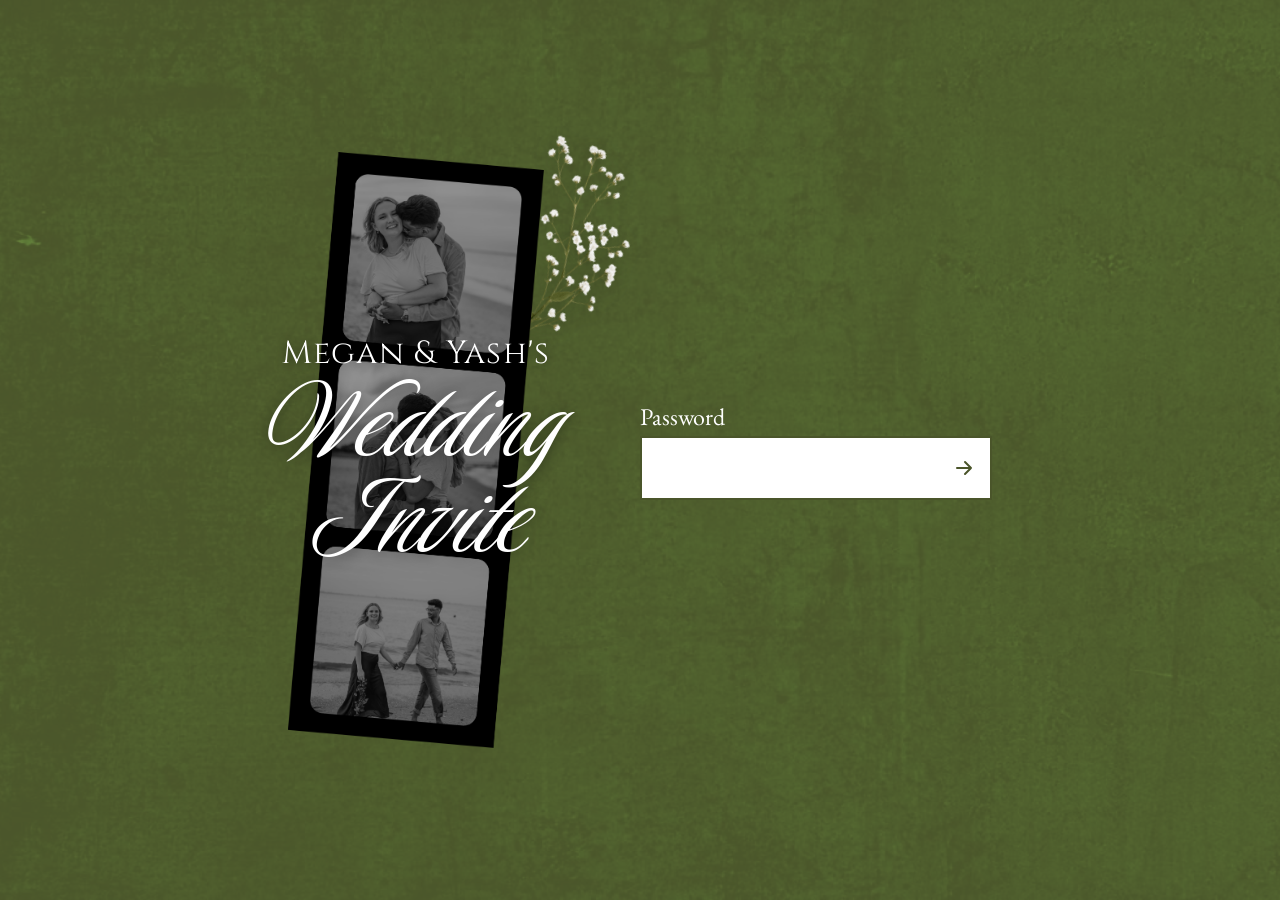
<file: index.html>
<!DOCTYPE html>
<html lang="en">
<head>
<script>
(function () {
  try {
    if (localStorage.getItem('weddingSiteAuthed') === 'true') {
      document.documentElement.classList.add('pre-authed');
    }
  } catch (err) {}
})();
</script>
<meta charset="UTF-8">
<meta name="viewport" content="width=device-width, initial-scale=1.0">
<title>Megan &amp; Yash</title>
<meta name="description" content="You're invited to Megan &amp; Yash's wedding! RSVP.">

<link rel="icon" type="image/png" sizes="32x32" href="images/favicon-32.png">
<link rel="icon" type="image/png" sizes="192x192" href="images/favicon-192.png">
<link rel="apple-touch-icon" sizes="180x180" href="images/favicon-180.png">

<meta property="og:type" content="website">
<meta property="og:url" content="https://meganyash.com/">
<meta property="og:title" content="Megan &amp; Yash">
<meta property="og:description" content="You're invited to Megan &amp; Yash's wedding! RSVP.">
<meta property="og:image" content="https://meganyash.com/images/og-share.jpg">
<meta property="og:image:width" content="1600">
<meta property="og:image:height" content="1138">
<meta name="twitter:card" content="summary_large_image">
<meta name="twitter:title" content="Megan &amp; Yash">
<meta name="twitter:description" content="You're invited to Megan &amp; Yash's wedding! RSVP.">
<meta name="twitter:image" content="https://meganyash.com/images/og-share.jpg">

<link rel="stylesheet" href="css/fonts.css">
<link rel="stylesheet" href="css/style.css">
</head>
<body>

<div id="login-gate" class="login-gate">
  <div class="login-gate__visual" data-reveal>
    <img class="login-gate__photo-strip" src="images/photo-strip.png" alt="" aria-hidden="true">
    <img class="login-gate__floral" src="images/floral-babys-breath.png" alt="" aria-hidden="true">
    <div class="login-gate__text">
      <p class="login-gate__eyebrow">Megan &amp; Yash's</p>
      <h1 class="login-gate__title">Wedding Invite</h1>
    </div>
  </div>
  <form id="login-form" class="login-gate__form" novalidate>
    <div class="field reveal-d1" data-reveal>
      <label for="login-phone">Password</label>
      <div class="login-gate__input-wrap">
        <input type="tel" id="login-phone" name="phone" autocomplete="tel" required>
        <button type="submit" class="login-gate__submit" aria-label="Enter">
          <svg class="login-gate__arrow" viewBox="0 0 24 24" aria-hidden="true">
            <path d="M5 12h14M13 6l6 6-6 6" fill="none" stroke="currentColor" stroke-width="2" stroke-linecap="round" stroke-linejoin="round"/>
          </svg>
          <span class="rsvp__spinner" aria-hidden="true"></span>
        </button>
      </div>
    </div>
    <p class="field__error" id="login-error" hidden>Please try again, or reach out to Megan &amp; Yash directly.</p>
  </form>

  <div id="envelope-scene" class="envelope-scene" hidden>
    <div class="envelope-scene__stage">
      <img class="envelope-scene__body envelope-scene__body--open" src="images/Envelope_Full.png" alt="" aria-hidden="true">
      <img class="envelope-scene__body envelope-scene__body--closed" src="images/Envelope_Front.png" alt="" aria-hidden="true">
      <div class="envelope-scene__postcard">
        <img class="envelope-scene__postcard-bg" src="images/Postcard.png" alt="" aria-hidden="true">
        <p class="envelope-scene__postcard-message">It's official&hellip; Megan &amp; Yash are getting married!</p>
        <p class="envelope-scene__postcard-name">Dear <span id="envelope-postcard-name"></span></p>
      </div>
    </div>
    <button type="button" class="envelope-scene__skip" id="envelope-skip">View Invite</button>
  </div>
</div>

<div id="site-content" hidden>

<header class="pagenav">
  <div class="pagenav__bar">
    <div class="pagenav__row">
      <a class="pagenav__brand" href="index.html">Megan &amp; Yash</a>
      <button type="button" class="pagenav__toggle" id="pagenav-toggle" aria-expanded="false" aria-controls="pagenav-menu" aria-label="Menu">
        <span class="pagenav__toggle-bar"></span>
        <span class="pagenav__toggle-bar"></span>
        <span class="pagenav__toggle-bar"></span>
      </button>
      <nav class="pagenav__menu" id="pagenav-menu" hidden>
        <a class="pagenav__link" href="itinerary.html">Itinerary</a>
        <a class="pagenav__link" href="travel-stay.html">Travel &amp; Stay</a>
        <a class="pagenav__link" href="faq.html">FAQ</a>
        <a class="pagenav__link" href="registry.html">Registry</a>
        <a class="pagenav__rsvp" href="rsvp.html">RSVP</a>
      </nav>
    </div>
  </div>
</header>

<header class="hero">
  <div class="hero__overlay">
    <p class="hero__eyebrow" data-reveal>Megan &amp; Yash's</p>
    <h1 class="hero__title reveal-d1" data-reveal>Wedding Invite</h1>
  </div>
</header>

<section class="story">
  <div class="story__card" data-reveal>
    <p class="story__text">
      <span class="drop-cap">E</span>veryone else saw it coming before we did. We met at RIT, introduced through Greek life, and spent two years as friends before we started dating at the end of our junior year. In the three years since, a lot of our favorite time together has been spent over dinner, usually at Redd or AMA Pizza E Cucina, taking our time and never rushing to leave. Five years of knowing each other, three of being together, and on the seventh of July we're getting married in Mauritius, Yash's home country, surrounded by our families and closest friends.
    </p>
  </div>
</section>

<section class="date-panel">
  <div class="date-panel__grid" aria-hidden="true"></div>

  <img class="date-panel__floral" src="images/floral-branch.png" alt="" aria-hidden="true">
  <img class="date-panel__floral-accent" src="images/floral-babys-breath.png" alt="" aria-hidden="true">

  <img class="date-panel__seal" src="images/seal.png" alt="Wax seal with M and Y monogram" data-reveal>

  <div class="date-panel__text reveal-d1" data-reveal>
    <p class="date-panel__script">Save the<br>Date</p>
    <p class="date-panel__date">July 7, 2027</p>
  </div>
</section>

<div class="countdown" id="countdown" aria-label="Countdown to the wedding">
  <div class="countdown__item" data-reveal>
    <span class="countdown__value" id="cd-days">000</span>
    <span class="countdown__label">Days</span>
  </div>
  <div class="countdown__item reveal-d1" data-reveal>
    <span class="countdown__value" id="cd-hours">00</span>
    <span class="countdown__label">Hours</span>
  </div>
  <div class="countdown__item reveal-d2" data-reveal>
    <span class="countdown__value" id="cd-minutes">00</span>
    <span class="countdown__label">Minutes</span>
  </div>
  <div class="countdown__item reveal-d3" data-reveal>
    <span class="countdown__value" id="cd-seconds">00</span>
    <span class="countdown__label">Seconds</span>
  </div>
</div>

<!-- <section class="itinerary">
  <p class="itinerary__eyebrow" data-reveal>Our Wedding Itinerary</p>

  <div class="itinerary__row">
    <ol class="itinerary__list">
      <li class="itinerary__item reveal-d1" data-reveal>
        <span class="itinerary__day">06</span>
        <div class="itinerary__details">
          <h3 class="itinerary__name">Tilak &amp; Sangeet</h3>
          <p class="itinerary__meta">July 6, 2027 <span class="dot" aria-hidden="true">&bull;</span> Tuesday <span class="dot" aria-hidden="true">&bull;</span> La Grande Kaz</p>
        </div>
      </li>
      <li class="itinerary__item reveal-d2" data-reveal>
        <span class="itinerary__day">07</span>
        <div class="itinerary__details">
          <h3 class="itinerary__name">Wedding Ceremony</h3>
          <p class="itinerary__meta">July 7, 2027 <span class="dot" aria-hidden="true">&bull;</span> Wednesday <span class="dot" aria-hidden="true">&bull;</span> La Grande Kaz</p>
        </div>
      </li>
      <li class="itinerary__item reveal-d3" data-reveal>
        <span class="itinerary__day">08</span>
        <div class="itinerary__details">
          <h3 class="itinerary__name">Reception</h3>
          <p class="itinerary__meta">July 8, 2027 <span class="dot" aria-hidden="true">&bull;</span> Thursday</p>
        </div>
      </li>
    </ol>

    <div class="itinerary__photo reveal-d1" data-reveal>
      <img src="images/itinerary-photo.png" alt="Megan and Yash">
    </div>

    <div class="itinerary__note reveal-d2" data-reveal>
      <p class="itinerary__note-title">Mauritius</p>
      <p class="itinerary__note-text">A two-day flight and a fun week. Travel and lodging recommendations to follow with the invitation.</p>
    </div>
  </div>
</section>

<section class="rsvp">
  <div class="rsvp__intro">
    <h2 class="rsvp__title" data-reveal>Mailing Details</h2>
    <p class="rsvp__text reveal-d1" data-reveal>Submit your mailing address so that we may mail the formal invitation.</p>
    <p class="rsvp__deadline reveal-d2" data-reveal>Please respond by September 31, 2026.</p>
  </div>

  <form class="rsvp__form" id="rsvp-form" novalidate>
    <div class="form-row">
      <div class="field field--half" data-reveal>
        <label for="first-name">First Name <span class="field__required" aria-hidden="true">*</span></label>
        <input type="text" id="first-name" name="firstName" placeholder="Luna" autocomplete="given-name" required>
      </div>
      <div class="field field--half reveal-d1" data-reveal>
        <label for="last-name">Last Name <span class="field__required" aria-hidden="true">*</span></label>
        <input type="text" id="last-name" name="lastName" placeholder="Garpal" autocomplete="family-name" required>
      </div>
    </div>

    <div class="field field--full" data-reveal>
      <label for="street">Street Address <span class="field__required" aria-hidden="true">*</span></label>
      <input type="text" id="street" name="street" placeholder="Number and Street" autocomplete="address-line1" required>
    </div>

    <div class="field field--full" data-reveal>
      <label for="unit">Apartment, Suite, etc. (optional)</label>
      <input type="text" id="unit" name="unit" placeholder="Apt, Suite, Unit, Floor, etc." autocomplete="address-line2">
    </div>

    <div class="form-row form-row--city">
      <div class="field field--city" data-reveal>
        <label for="city">City <span class="field__required" aria-hidden="true">*</span></label>
        <input type="text" id="city" name="city" autocomplete="address-level2" required>
      </div>
      <div class="field field--state reveal-d1" data-reveal>
        <label for="state">State <span class="field__required" aria-hidden="true">*</span></label>
        <select id="state" name="state" autocomplete="address-level1" required>
          <option value="" selected disabled>Select a state</option>
          <option value="AL">Alabama</option>
          <option value="AK">Alaska</option>
          <option value="AZ">Arizona</option>
          <option value="AR">Arkansas</option>
          <option value="CA">California</option>
          <option value="CO">Colorado</option>
          <option value="CT">Connecticut</option>
          <option value="DE">Delaware</option>
          <option value="DC">District of Columbia</option>
          <option value="FL">Florida</option>
          <option value="GA">Georgia</option>
          <option value="HI">Hawaii</option>
          <option value="ID">Idaho</option>
          <option value="IL">Illinois</option>
          <option value="IN">Indiana</option>
          <option value="IA">Iowa</option>
          <option value="KS">Kansas</option>
          <option value="KY">Kentucky</option>
          <option value="LA">Louisiana</option>
          <option value="ME">Maine</option>
          <option value="MD">Maryland</option>
          <option value="MA">Massachusetts</option>
          <option value="MI">Michigan</option>
          <option value="MN">Minnesota</option>
          <option value="MS">Mississippi</option>
          <option value="MO">Missouri</option>
          <option value="MT">Montana</option>
          <option value="NE">Nebraska</option>
          <option value="NV">Nevada</option>
          <option value="NH">New Hampshire</option>
          <option value="NJ">New Jersey</option>
          <option value="NM">New Mexico</option>
          <option value="NY">New York</option>
          <option value="NC">North Carolina</option>
          <option value="ND">North Dakota</option>
          <option value="OH">Ohio</option>
          <option value="OK">Oklahoma</option>
          <option value="OR">Oregon</option>
          <option value="PA">Pennsylvania</option>
          <option value="RI">Rhode Island</option>
          <option value="SC">South Carolina</option>
          <option value="SD">South Dakota</option>
          <option value="TN">Tennessee</option>
          <option value="TX">Texas</option>
          <option value="UT">Utah</option>
          <option value="VT">Vermont</option>
          <option value="VA">Virginia</option>
          <option value="WA">Washington</option>
          <option value="WV">West Virginia</option>
          <option value="WI">Wisconsin</option>
          <option value="WY">Wyoming</option>
        </select>
      </div>
      <div class="field field--postal reveal-d2" data-reveal>
        <label for="postal">Postal Code <span class="field__required" aria-hidden="true">*</span></label>
        <input type="text" id="postal" name="postalCode" inputmode="numeric" pattern="\d{5}(-\d{4})?" title="5-digit ZIP code, optionally followed by -1234" autocomplete="postal-code" required>
      </div>
    </div>

    <div class="form-row">
      <div class="field field--half" data-reveal>
        <label for="email">Email <span class="field__required" aria-hidden="true">*</span></label>
        <input type="email" id="email" name="email" autocomplete="email" required>
      </div>
      <div class="field field--half reveal-d1" data-reveal>
        <label for="phone">Phone Number <span class="field__required" aria-hidden="true">*</span></label>
        <input type="tel" id="phone" name="phone" pattern="[0-9+\(\)\-.\s]{7,20}" title="A phone number using digits, spaces, dashes, parentheses, or +" autocomplete="tel" required>
      </div>
    </div>

    <button type="submit" class="rsvp__submit" data-reveal>
      <span class="rsvp__submit-label">Submit</span>
      <span class="rsvp__spinner" aria-hidden="true"></span>
    </button>
  </form>

  <div class="rsvp__success" id="rsvp-success" role="status" hidden>
    <img class="rsvp__success-seal" src="images/seal.png" alt="" aria-hidden="true">
    <div class="rsvp__success-text">
      <p class="rsvp__success-script">Thank you</p>
      <p class="rsvp__success-note">Your mailing details have been received.</p>
    </div>
  </div>
</section> -->

<footer class="footer">
  <div class="footer__collage" aria-hidden="true">
    <img class="footer__floral-accent" src="images/floral-babys-breath.png" alt="">
    <div class="polaroid polaroid--1"><img src="images/footer-1.jpg" alt=""></div>
    <div class="polaroid polaroid--2"><img src="images/footer-2.jpg" alt=""></div>
    <div class="polaroid polaroid--3"><img src="images/footer-3.jpg" alt=""></div>
    <img class="footer__floral" src="images/floral-branch-horizontal.png" alt="">
  </div>
  <p class="footer__names" data-reveal>Megan &amp; Yash</p>
  <p class="footer__date reveal-d1" data-reveal>07.07.2027</p>
</footer>

</div>

<script src="js/main.js"></script>
<script src="js/pages.js" defer></script>
</body>
</html>
</file>
<file: css/fonts.css>
@font-face {
  font-family: 'Luxurious Script';
  font-style: normal;
  font-weight: 400;
  font-display: swap;
  src: url('../fonts/luxurious-script-400.woff2') format('woff2');
}

@font-face {
  font-family: 'Cinzel';
  font-style: normal;
  font-weight: 400 600;
  font-display: swap;
  src: url('../fonts/cinzel-400.woff2') format('woff2');
}

@font-face {
  font-family: 'EB Garamond';
  font-style: normal;
  font-weight: 400;
  font-display: swap;
  src: url('../fonts/eb-garamond-400.woff2') format('woff2');
}

@font-face {
  font-family: 'EB Garamond';
  font-style: normal;
  font-weight: 500;
  font-display: swap;
  src: url('../fonts/eb-garamond-500.woff2') format('woff2');
}

@font-face {
  font-family: 'EB Garamond';
  font-style: italic;
  font-weight: 400;
  font-display: swap;
  src: url('../fonts/eb-garamond-400-italic.woff2') format('woff2');
}
</file>
<file: css/style.css>
/* ==========================================================================
   Meg & Yash — Save the Date
   Built from Figma design (mobile node 69:1263, desktop node 54:578)
   ========================================================================== */

:root {
  --olive: #4a552a;
  --rust: #a42a25;
  --white: #ffffff;
  --ink: #000000;
  --placeholder: rgba(0, 0, 0, 0.25);

  --font-script: 'Luxurious Script', cursive;
  --font-label: 'Cinzel', serif;
  --font-body: 'EB Garamond', serif;

  --max-width: 1280px;
}

* {
  box-sizing: border-box;
}

html {
  scroll-behavior: smooth;
}

body {
  margin: 0;
  font-family: var(--font-body);
  color: var(--ink);
  background: var(--white);
  -webkit-font-smoothing: antialiased;
}

img {
  max-width: 100%;
  display: block;
}

/* ---------- Scroll reveal (1D, applied site-wide) ---------- */
/* Elements start hidden only once JS confirms it can animate + observe
   them (see js/main.js) -- without that gate everything must stay
   visible, since [hidden]/no-JS visitors would otherwise never see it. */

.has-reveal [data-reveal] {
  opacity: 0;
  transform: translateY(16px);
  transition: opacity 620ms cubic-bezier(0.22, 1, 0.36, 1), transform 620ms cubic-bezier(0.22, 1, 0.36, 1);
}

.has-reveal [data-reveal].is-visible {
  opacity: 1;
  transform: translateY(0);
}

.reveal-d1 { transition-delay: 140ms; }
.reveal-d2 { transition-delay: 280ms; }
.reveal-d3 { transition-delay: 420ms; }

/* ---------- Login gate ---------- */

.login-gate {
  position: fixed;
  inset: 0;
  z-index: 1000;
  display: flex;
  flex-direction: column;
  align-items: center;
  justify-content: center;
  gap: 3rem;
  padding: 2rem 1.5rem;
  background-color: var(--olive);
  background-image: url("../images/texture.png");
  background-size: cover;
  background-position: center;
  background-blend-mode: color-dodge;
  overflow: auto;
  transition: opacity 700ms cubic-bezier(0.22, 1, 0.36, 1), transform 700ms cubic-bezier(0.22, 1, 0.36, 1);
}

.login-gate[hidden] {
  display: none;
}

/* 2b: on a successful login the gate dissolves into the hero underneath
   instead of hard-cutting -- see revealSite() in js/main.js. */
.login-gate--opening {
  opacity: 0;
  transform: scale(1.04);
  pointer-events: none;
}

.login-gate__visual {
  position: relative;
  flex: 0 0 auto;
}

.login-gate__photo-strip {
  position: relative;
  z-index: 2;
  display: block;
  width: 11rem;
  filter: drop-shadow(0 14px 26px rgba(0, 0, 0, 0.45));
}

.login-gate__floral {
  position: absolute;
  z-index: 1;
  right: -4.5rem;
  top: -1.5rem;
  width: 6.5rem;
  transform: rotate(18deg);
  filter: drop-shadow(0 4px 10px rgba(0, 0, 0, 0.25));
  pointer-events: none;
}

.login-gate__text {
  position: absolute;
  inset: 0;
  z-index: 3;
  display: flex;
  flex-direction: column;
  align-items: center;
  justify-content: center;
  text-align: center;
}

.login-gate__eyebrow {
  font-family: var(--font-label);
  font-size: 1.1rem;
  letter-spacing: 0.04em;
  color: var(--white);
  text-shadow: 0 2px 10px rgba(0, 0, 0, 0.45);
  margin: 0;
}

.login-gate__title {
  font-family: var(--font-script);
  font-weight: 400;
  font-size: 5rem;
  line-height: 0.75;
  color: var(--white);
  text-shadow: 0 2px 14px rgba(0, 0, 0, 0.45);
  margin: 0;
}

.login-gate__form {
  position: relative;
  z-index: 2;
  width: 100%;
  max-width: 22rem;
  display: flex;
  flex-direction: column;
  gap: 0.75rem;
}

.login-gate__form .field {
  text-align: left;
}

.login-gate__form .field label {
  color: var(--white);
  font-size: 1.5rem;
}

.login-gate__input-wrap {
  position: relative;
}

.login-gate__input-wrap input {
  width: 100%;
  border: none;
  border-radius: 0;
  padding: 1rem 3.25rem 1rem 1.25rem;
}

.login-gate__submit {
  position: absolute;
  right: 1rem;
  top: 50%;
  transform: translateY(-50%);
  width: auto;
  height: auto;
  border: none;
  border-radius: 0;
  background: transparent;
  color: var(--olive);
  display: flex;
  align-items: center;
  justify-content: center;
  padding: 0;
  cursor: pointer;
  transition: opacity 0.2s ease;
}

.login-gate__submit:hover {
  background: transparent;
  opacity: 0.65;
}

.login-gate__submit:disabled {
  background: transparent;
  color: #8a8a8a;
  cursor: not-allowed;
}

.login-gate__arrow {
  width: 1.5rem;
  height: 1.5rem;
  transition: transform 260ms cubic-bezier(0.22, 1, 0.36, 1);
}

.login-gate__submit:hover .login-gate__arrow {
  transform: translateX(5px);
}

.login-gate__submit:disabled .login-gate__arrow {
  display: none;
}

.login-gate__submit .rsvp__spinner {
  display: none;
  border-color: rgba(0, 0, 0, 0.15);
  border-top-color: var(--olive);
}

.login-gate__submit:disabled .rsvp__spinner {
  display: inline-block;
}

.login-gate__form[hidden] {
  display: none;
}

/* ---------- Envelope / postcard reveal ---------- */
/* Shown once, right after a fresh login succeeds (never on the
   already-authed localStorage-skip path) -- see showEnvelopeThenReveal()
   in js/main.js. */

.envelope-scene {
  display: flex;
  flex-direction: column;
  align-items: center;
  gap: 1.5rem;
  width: 100%;
}

.envelope-scene[hidden] {
  display: none;
}

.envelope-scene__stage {
  position: relative;
  width: min(88vw, 22rem);
  aspect-ratio: 1314 / 1468;
}

.envelope-scene__body {
  position: absolute;
  left: 50%;
  bottom: 0;
  width: 100%;
  height: auto;
  transform: translateX(-50%);
  transition: opacity 650ms cubic-bezier(0.22, 1, 0.36, 1);
}

.envelope-scene__body--open {
  opacity: 0;
}

.envelope-scene__body--closed {
  opacity: 1;
  transform: translateX(-50%) scale(1.2);
}

.envelope-scene.is-opening .envelope-scene__body--closed {
  opacity: 0;
}

.envelope-scene.is-opening .envelope-scene__body--open {
  opacity: 1;
}

.envelope-scene__postcard {
  position: absolute;
  left: 50%;
  top: 34%;
  width: 82%;
  aspect-ratio: 953 / 690;
  transform: translate(-50%, 6%) scale(0.5) rotate(-3deg);
  opacity: 0;
  box-shadow: 0 18px 40px rgba(0, 0, 0, 0.35);
  transition:
    transform 1700ms cubic-bezier(0.22, 1, 0.36, 1) 500ms,
    opacity 500ms ease 500ms;
}

.envelope-scene.is-opening .envelope-scene__postcard {
  transform: translate(-50%, -18%) scale(1) rotate(-2deg);
  opacity: 1;
}

.envelope-scene__postcard-bg {
  position: absolute;
  inset: 0;
  width: 100%;
  height: 100%;
}

.envelope-scene__postcard-message,
.envelope-scene__postcard-name {
  position: absolute;
  margin: 0;
  color: var(--ink);
}

.envelope-scene__postcard-message {
  left: 8%;
  top: 10%;
  width: 38%;
  font-family: var(--font-label);
  font-size: 0.8rem;
  line-height: 1.45;
  letter-spacing: 0.01em;
}

.envelope-scene__postcard-name {
  left: 54%;
  top: 43%;
  width: 38%;
  font-family: var(--font-script);
  font-size: 1.5rem;
  line-height: 1.2rem;
  color: var(--olive);
}

/* Visible only on keyboard focus -- standard skip-link pattern, so a
   keyboard/screen-reader user isn't stuck for the full 30s pause with
   no discoverable way forward. */
.envelope-scene__skip {
  position: absolute;
  width: 1px;
  height: 1px;
  overflow: hidden;
  clip: rect(0 0 0 0);
  white-space: nowrap;
  border: none;
}

.envelope-scene__skip:focus {
  position: static;
  width: auto;
  height: auto;
  overflow: visible;
  clip: auto;
  white-space: normal;
  margin-top: 0.5rem;
  padding: 0.6rem 1.25rem;
  font-family: var(--font-label);
  font-size: 0.9rem;
  color: var(--white);
  background: rgba(0, 0, 0, 0.35);
  border: 1px solid var(--white);
  cursor: pointer;
}

@media (min-width: 900px) {
  .envelope-scene__stage {
    width: min(46vw, 26rem);
  }
}

.envelope-scene__postcard-name {
  line-height: 1.05;
}

/* ---------- Hero ---------- */

.hero {
  position: relative;
  min-height: 50vh;
  display: flex;
  align-items: center;
  justify-content: center;
  padding: 2.5rem 1.5rem;
  background:
    linear-gradient(180deg, rgba(20, 24, 12, 0.15) 0%, rgba(20, 24, 12, 0.45) 100%),
    url("../images/hero.jpg");
  background-size: cover;
  background-position: center 30%;
  text-align: center;
}

.hero__overlay {
  position: relative;
  z-index: 1;
  color: var(--white);
}

.hero__eyebrow {
  font-family: var(--font-label);
  font-size: 1.3rem;
  letter-spacing: 0.04em;
  margin: 0 0 0.5rem;
}

.hero__title {
  font-family: var(--font-script);
  font-weight: 400;
  font-size: 4.6rem;
  line-height: 0.6;
  margin: 0;
  text-shadow: 0 2px 18px rgba(0, 0, 0, 0.35);
}

/* ---------- Our Story ---------- */

.story {
  background: var(--olive);
  padding: 2rem 1.5rem;
  display: flex;
  justify-content: center;
}

.story__card {
  background: var(--white);
  padding: 1rem 1.5rem 1.5rem;
  max-width: 420px;
  width: 100%;
}

.story__text {
  font-size: 1.125rem;
  line-height: 1.6;
  color: var(--ink);
  margin: 0;
}

.drop-cap {
  font-family: var(--font-script);
  font-size: 3rem;
  line-height: 0.7;
  color: var(--olive);
  padding-right: 0.05em;
}

/* ---------- Save the Date panel ---------- */

.date-panel {
  position: relative;
  height: auto;
  aspect-ratio: 402 / 297;
  overflow: hidden;
  background: #38401f;
}

.date-panel__grid {
  position: absolute;
  inset: 0;
  background-image: url("../images/calendar-grid-mobile.png");
  background-size: 100% 100%;
  background-repeat: no-repeat;
  opacity: 0.9;
}

.date-panel__floral {
  position: absolute;
  top: 11.94%;
  left: 16.1%;
  width: 19%;
  max-width: 11rem;
  height: auto;
  filter: drop-shadow(0 4px 10px rgba(0, 0, 0, 0.35));
}

.date-panel__floral-accent {
  position: absolute;
  top: 37.75%;
  left: 64.18%;
  width: 25.36%;
  max-width: 7rem;
  height: auto;
  opacity: 0.9;
  z-index: 1;
}

.date-panel__seal {
  position: absolute;
  width: 12.71%;
  height: auto;
  aspect-ratio: 1 / 1;
  left: 62.4%;
  top: 70.68%;
  border-radius: 50%;
  object-fit: cover;
  box-shadow: 0 3px 10px rgba(0, 0, 0, 0.4);
  transform: rotate(-7deg);
  z-index: 2;
}

.date-panel__text {
  position: absolute;
  top: 55%;
  left: 50%;
  transform: translate(-50%, -50%) rotate(-5deg);
  text-align: center;
}

.date-panel__script {
  font-family: var(--font-script);
  font-weight: 400;
  font-size: 3rem;
  line-height: 0.65;
  color: var(--white);
  margin: 0;
}

.date-panel__date {
  font-family: var(--font-label);
  font-size: 1rem;
  color: var(--white);
  margin: 0.4rem 0 0;
}

/* These two carry their own resting transform (rotate / recentering),
   so the generic [data-reveal] transform can't just overwrite it --
   compose the entrance offset with it instead, per element. */
.has-reveal .date-panel__seal {
  opacity: 0;
  transform: translateY(16px) rotate(-7deg);
}

.has-reveal .date-panel__seal.is-visible {
  opacity: 1;
  transform: rotate(-7deg);
}

.has-reveal .date-panel__text {
  opacity: 0;
  transform: translate(-50%, -50%) translateY(16px) rotate(-5deg);
}

.has-reveal .date-panel__text.is-visible {
  opacity: 1;
  transform: translate(-50%, -50%) rotate(-5deg);
}

/* ---------- Countdown ---------- */

.countdown {
  background: var(--white);
  color: var(--olive);
  display: flex;
  align-items: center;
  justify-content: center;
  gap: 0.45rem;
  padding: 1.25rem 0.5rem;
}

.countdown__item {
  display: flex;
  flex-direction: column;
  align-items: center;
  width: 5rem;
}

.countdown__value {
  font-family: var(--font-label);
  font-size: 2rem;
  line-height: 1;
}

.countdown__label {
  font-family: var(--font-label);
  font-size: 0.75rem;
  margin-top: 0.2rem;
}

/* ---------- Itinerary ---------- */

.itinerary {
  background: var(--olive);
  color: var(--white);
  padding: 2rem 1.5rem;
}

.itinerary__eyebrow {
  font-family: var(--font-label);
  font-size: 1rem;
  margin: 0 0 0.75rem;
}

.itinerary__row {
  display: flex;
  flex-wrap: wrap;
  align-items: flex-start;
  gap: 1rem 1.5rem;
}

.itinerary__list {
  list-style: none;
  margin: 0;
  padding: 0;
  flex-basis: 100%;
}

.itinerary__item {
  display: flex;
  align-items: center;
  gap: 1rem;
  padding: 0.5rem 0;
}

.itinerary__day {
  font-family: var(--font-label);
  font-size: 3rem;
  min-width: 3.5rem;
  text-align: center;
}

@media (max-width: 400px) {
  .itinerary__item {
    flex-direction: column;
    align-items: flex-start;
    gap: 0;
  }

  .itinerary__day {
    font-size: 2rem;
    min-width: 2rem;
    margin-top: 1rem;
  }
}

.itinerary__name {
  font-family: var(--font-script);
  font-weight: 400;
  font-size: 2.35rem;
  line-height: 1.1;
  margin: 0;
}

.itinerary__meta {
  font-family: var(--font-label);
  font-size: 0.75rem;
  margin: 0;
}

.dot {
  opacity: 0.7;
  margin: 0 0.15em;
}

.itinerary__photo {
  flex: 0 0 auto;
  width: 9.375rem;
  aspect-ratio: 583 / 700;
  border-radius: 50%;
  background: var(--white);
  padding: 0.3rem;
  box-shadow: 0 8px 20px rgba(0, 0, 0, 0.3);
  transform: rotate(-3deg);
  display: flex;
  align-items: center;
  justify-content: center;
  overflow: hidden;
}

.itinerary__photo img {
  width: 100%;
  height: 100%;
  object-fit: contain;
}

.itinerary__note {
  flex: 1 1 10rem;
  background: var(--white);
  color: var(--ink);
  padding: 1rem;
  align-self: center;
  transform: rotate(4.5deg);
  box-shadow: 0 6px 16px rgba(0, 0, 0, 0.25);
}

/* .itinerary__photo / __note carry their own resting rotation, so
   compose the entrance offset with it rather than overwriting it
   (mobile values here; desktop overrides sit by the desktop rotation). */
.has-reveal .itinerary__photo {
  opacity: 0;
  transform: translateY(16px) rotate(-3deg);
}

.has-reveal .itinerary__photo.is-visible {
  opacity: 1;
  transform: rotate(-3deg);
}

.has-reveal .itinerary__note {
  opacity: 0;
  transform: translateY(16px) rotate(4.5deg);
}

.has-reveal .itinerary__note.is-visible {
  opacity: 1;
  transform: rotate(4.5deg);
}

.itinerary__note-title {
  font-family: var(--font-label);
  font-size: 0.75rem;
  color: var(--olive);
  margin: 0 0 0.35rem;
}

.itinerary__note-text {
  font-family: var(--font-body);
  font-size: 0.75rem;
  line-height: 1.4;
  margin: 0;
}

/* ---------- Mailing Details ---------- */

.rsvp {
  background: var(--white);
  padding: 2rem 1.5rem;
}

.rsvp__intro {
  text-align: center;
  margin-bottom: 1.5rem;
}

.rsvp__title {
  font-family: var(--font-script);
  font-weight: 400;
  font-size: 3rem;
  color: var(--olive);
  margin: 0 0 0.6rem;
}

.rsvp__text,
.rsvp__deadline {
  font-family: var(--font-body);
  font-size: 1.125rem;
  margin: 0.4rem 0;
}

.rsvp__deadline {
  color: var(--rust);
}

.rsvp__form {
  max-width: var(--max-width);
  margin: 0 auto;
  display: flex;
  flex-direction: column;
  gap: 1rem;
  transition: opacity 320ms ease, transform 320ms cubic-bezier(0.22, 1, 0.36, 1);
}

.rsvp__form[hidden] {
  display: none;
}

/* 2d: on submit the form fades up and out before the sealed confirmation
   takes its place -- see showSuccess() in js/main.js. */
.rsvp__form--sending-out {
  opacity: 0;
  transform: translateY(-16px);
  pointer-events: none;
}

.form-row {
  display: flex;
  flex-wrap: wrap;
  gap: 1rem;
}

.field {
  display: flex;
  flex-direction: column;
  flex: 1 1 100%;
}

.field--half {
  flex-basis: 100%;
}

.field--city {
  flex: 2 1 8rem;
}

.field--state {
  flex: 1 1 6rem;
}

.field--postal {
  flex: 1 1 100%;
}

.field label {
  font-family: var(--font-body);
  font-size: 1.125rem;
  color: var(--ink);
  margin-bottom: 0.25rem;
  transition: color 240ms ease-out;
}

.field:focus-within label {
  color: var(--olive);
}

.login-gate__form .field label,
.login-gate__form .field:focus-within label {
  color: var(--white);
}

.field__required {
  color: var(--rust);
}

.field input,
.field select {
  font-family: var(--font-body);
  font-size: 1.125rem;
  line-height: 1.4;
  padding: 0.6rem 1rem;
  border: 1px solid var(--olive);
  border-radius: 0;
  background: var(--white);
  color: var(--ink);
  box-shadow: 0 0 0 0 rgba(74, 85, 42, 0);
  transition: box-shadow 240ms ease-out;
}

.field select {
  appearance: none;
  -webkit-appearance: none;
  -moz-appearance: none;
  border-width: 1px;
  box-shadow: none;
  margin: 0;
  padding-right: 3.33rem;
  background-image: url("data:image/svg+xml;charset=UTF-8,%3Csvg xmlns='http://www.w3.org/2000/svg' viewBox='0 0 24 24' fill='none' stroke='%234a552a' stroke-width='2' stroke-linecap='round' stroke-linejoin='round'%3E%3Cpolyline points='6 9 12 15 18 9'%3E%3C/polyline%3E%3C/svg%3E");
  background-repeat: no-repeat;
  background-position: right 1rem center;
  background-size: 1.33rem;
  cursor: pointer;
}

.field input::placeholder {
  color: var(--placeholder);
}

.field select:invalid {
  color: var(--placeholder);
}

.field input:focus,
.field select:focus {
  outline: none;
  box-shadow: 0 0 0 5px rgba(74, 85, 42, 0.18);
}

.field input.is-invalid,
.field select.is-invalid {
  border-color: var(--rust);
}

.field__error {
  font-family: var(--font-body);
  font-size: 0.875rem;
  color: var(--rust);
  margin-top: 0.35rem;
}

#login-error {
  background: #f9dede;
  padding: 0.35rem 0.6rem;
}

.rsvp__submit {
  display: inline-flex;
  align-items: center;
  justify-content: center;
  gap: 0.6rem;
  font-family: var(--font-body);
  font-size: 1.125rem;
  background: var(--olive);
  color: var(--white);
  border: none;
  padding: 1rem;
  cursor: pointer;
  transition: background 0.2s ease;
}

.rsvp__submit:hover {
  background: #3c4522;
}

.rsvp__submit:disabled {
  background: #8a8a8a;
  cursor: not-allowed;
}

.rsvp__spinner {
  display: none;
  width: 1em;
  height: 1em;
  border: 0.15em solid rgba(255, 255, 255, 0.4);
  border-top-color: var(--white);
  border-radius: 50%;
  animation: rsvp-spin 0.7s linear infinite;
}

.rsvp__submit:disabled .rsvp__spinner {
  display: inline-block;
}

@keyframes rsvp-spin {
  to {
    transform: rotate(360deg);
  }
}

.rsvp__success {
  display: flex;
  align-items: center;
  gap: 1.25rem;
  max-width: 100%;
  width: fit-content;
  margin: 1.5rem auto 0;
  text-align: left;
  color: var(--olive);
  background: rgba(74, 85, 42, 0.1);
  padding: 1.1rem 1.5rem;
}

.rsvp__success[hidden] {
  display: none;
}

/* 2d: the wax seal stamps down beside the script "Thank you" once the
   form has finished fading out -- .is-visible is added a frame after
   [hidden] is removed so the transition actually runs. */
.rsvp__success-seal {
  flex: 0 0 auto;
  width: 4.5rem;
  height: 4.5rem;
  border-radius: 50%;
  object-fit: cover;
  box-shadow: 0 3px 10px rgba(0, 0, 0, 0.4);
  opacity: 0;
  transform: translateY(-18px) scale(0.6) rotate(-7deg);
  transition: opacity 320ms ease, transform 480ms cubic-bezier(0.34, 1.56, 0.64, 1);
}

.rsvp__success-text {
  display: flex;
  flex-direction: column;
}

.rsvp__success-script {
  font-family: var(--font-script);
  font-weight: 400;
  font-size: 2.25rem;
  line-height: 0.8;
  color: var(--olive);
  margin: 0;
  opacity: 0;
  transform: translateY(8px);
  transition: opacity 380ms ease 160ms, transform 380ms cubic-bezier(0.22, 1, 0.36, 1) 160ms;
}

.rsvp__success-note {
  font-family: var(--font-body);
  font-size: 1rem;
  color: var(--olive);
  margin: 0.4rem 0 0;
  opacity: 0;
  transition: opacity 380ms ease 220ms;
}

.rsvp__success.is-visible .rsvp__success-seal {
  opacity: 1;
  transform: translateY(0) scale(1) rotate(-7deg);
}

.rsvp__success.is-visible .rsvp__success-script,
.rsvp__success.is-visible .rsvp__success-note {
  opacity: 1;
  transform: translateY(0);
}

/* ---------- Footer ---------- */

.footer {
  background: var(--olive);
  color: var(--white);
  padding: 2rem 1.5rem;
  text-align: center;
}

.footer__collage {
  position: relative;
  width: 100%;
  max-width: 22rem;
  aspect-ratio: 346 / 325;
  margin: 0 auto 2rem;
}

.footer__floral-accent {
  position: absolute;
  left: 2%;
  top: 9%;
  width: 37%;
  height: auto;
  z-index: 1;
}

.footer__floral {
  position: absolute;
  left: 45%;
  top: 76%;
  width: 62%;
  height: auto;
  z-index: 1;
  transform: scaleY(-1);
  filter: drop-shadow(0 4px 10px rgba(0, 0, 0, 0.35));
}

.polaroid {
  position: absolute;
  background: var(--white);
  padding: 1.6%;
  box-shadow: 0 10px 20px rgba(0, 0, 0, 0.3);
  transition: transform 380ms cubic-bezier(0.22, 1, 0.36, 1), box-shadow 380ms ease, opacity 480ms ease;
}

.polaroid img {
  display: block;
  width: 100%;
  height: 100%;
  object-fit: cover;
}

.polaroid--1 {
  left: 2%;
  top: 45%;
  width: 52%;
  aspect-ratio: 4 / 3;
  transform: rotate(-6deg);
  z-index: 2;
}

.polaroid--2 {
  left: 48%;
  top: 52%;
  width: 50%;
  aspect-ratio: 4 / 3;
  transform: rotate(5deg);
  z-index: 3;
}

.polaroid--3 {
  left: 41%;
  top: 6%;
  width: 50%;
  aspect-ratio: 4 / 3;
  transform: rotate(-4deg);
  z-index: 2;
}

/* Hover / touch pick-up: straighten toward level, lift, shadow spreads. */
.polaroid:hover,
.has-reveal .polaroid--1.is-visible:hover,
.has-reveal .polaroid--2.is-visible:hover,
.has-reveal .polaroid--3.is-visible:hover {
  box-shadow: 0 22px 38px rgba(0, 0, 0, 0.42);
  z-index: 9;
}

.polaroid--1:hover,
.has-reveal .polaroid--1.is-visible:hover {
  transform: rotate(-1deg) translateY(-10px) scale(1.03);
}

.polaroid--2:hover,
.has-reveal .polaroid--2.is-visible:hover {
  transform: rotate(1deg) translateY(-10px) scale(1.03);
}

.polaroid--3:hover,
.has-reveal .polaroid--3.is-visible:hover {
  transform: rotate(-1deg) translateY(-10px) scale(1.03);
}

/* Entrance: fires once as the collage scrolls into view, staggered
   right to left (polaroid--2, then --3, then --1). */
.has-reveal .polaroid {
  opacity: 0;
}

.has-reveal .polaroid--1 { transform: translateY(24px) rotate(-6deg); }
.has-reveal .polaroid--2 { transform: translateY(24px) rotate(5deg); }
.has-reveal .polaroid--3 { transform: translateY(24px) rotate(-4deg); }

.has-reveal .polaroid.is-visible {
  opacity: 1;
}

.has-reveal .polaroid--1.is-visible { transform: rotate(-6deg); }
.has-reveal .polaroid--2.is-visible { transform: rotate(5deg); }
.has-reveal .polaroid--3.is-visible { transform: rotate(-4deg); }

.footer__names {
  font-family: var(--font-script);
  font-weight: 400;
  font-size: 2.25rem;
  line-height: 0.65;
  margin: 0;
}

.footer__date {
  font-family: var(--font-label);
  font-size: 1rem;
  margin: 0.6rem 0 0;
}

/* ==========================================================================
   Desktop (from Figma desktop node 54:578, ~1440px canvas)
   ========================================================================== */

@media (min-width: 900px) {
  .login-gate {
    flex-direction: row;
    gap: 6rem;
  }

  .login-gate__photo-strip {
    width: 16rem;
    filter: none;
  }

  .login-gate__floral {
    right: -6rem;
    top: -2rem;
    width: 9rem;
  }

  .login-gate__eyebrow {
    font-size: 2rem;
    width: 300px;
  }

  .login-gate__title {
    font-size: 8rem;
    width: 120%;
  }

  .hero {
    min-height: 92vh;
    justify-content: flex-end;
    padding: 4rem 8rem 4rem 2rem;
  }

  .hero__eyebrow {
    font-size: 3rem;
  }

  .hero__title {
    font-size: clamp(6rem, 11vw, 10.25rem);
  }

  .story {
    background: var(--white);
    padding: 4rem 5rem;
  }

  .story__card {
    max-width: var(--max-width);
    padding: 0;
    background: transparent;
  }

  .story__text {
    font-size: 1.5rem;
  }

  .drop-cap {
    font-size: 4rem;
  }

  .date-panel {
    height: auto;
    aspect-ratio: 1441 / 805;
    min-height: 28rem;
  }

  .date-panel__grid {
    background-image: url("../images/calendar-grid-desktop.png");
  }

  .date-panel__floral {
    max-width: 23rem;
  }

  .date-panel__floral-accent {
    max-width: 12.5rem;
  }

  .date-panel__text {
    top: 50%;
  }

  .date-panel__script {
    font-size: 7rem;
  }

  .date-panel__date {
    font-size: 2rem;
    margin-top: 0.75rem;
  }

  .countdown {
    gap: 3rem;
    padding: 2rem 0;
  }

  .countdown__item {
    width: 12rem;
  }

  .countdown__value {
    font-size: 4.5rem;
  }

  .countdown__label {
    font-size: 1.5rem;
  }

  .itinerary {
    padding: 4rem;
  }

  .itinerary__eyebrow {
    font-size: 1.75rem;
    margin: 0 auto 1.5rem;
    max-width: var(--max-width);
  }

  .itinerary__row {
    max-width: var(--max-width);
    margin: 0 auto;
    gap: 2.5rem;
  }

  .itinerary__list {
    flex-basis: 60%;
    flex-grow: 1;
  }

  .itinerary__item {
    gap: 2rem;
  }

  .itinerary__day {
    font-size: 5.5rem;
    min-width: 6rem;
  }

  .itinerary__name {
    font-size: 4.2rem;
  }

  .itinerary__meta {
    font-size: 1.25rem;
  }

  .itinerary__photo {
    width: 21rem;
    min-width: 35%;
    transform: rotate(5.7deg);
  }

  .has-reveal .itinerary__photo {
    transform: translateY(16px) rotate(5.7deg);
  }

  .has-reveal .itinerary__photo.is-visible {
    transform: rotate(5.7deg);
  }

  .itinerary__note {
    flex-basis: 100%;
    transform: none;
    text-align: center;
    padding: 2.5rem;
    margin-top: 2.5rem;
  }

  .has-reveal .itinerary__note {
    transform: translateY(16px);
  }

  .has-reveal .itinerary__note.is-visible {
    transform: none;
  }

  .itinerary__note-title {
    font-size: 1.75rem;
  }

  .itinerary__note-text {
    font-size: 1.25rem;
    margin: 0 auto;
  }

  .rsvp {
    padding: 4rem;
  }

  .rsvp__intro {
    max-width: var(--max-width);
    margin: 0 auto 2.5rem;
  }

  .rsvp__title {
    font-size: 6.5rem;
  }

  .rsvp__text,
  .rsvp__deadline {
    font-size: 1.5rem;
  }

  .rsvp__form {
    gap: 1.5rem;
  }

  .form-row {
    gap: 2rem;
  }

  .field--half {
    flex-basis: calc(50% - 1rem);
  }

  .field--city {
    flex: 2 1 0;
  }

  .field--state,
  .field--postal {
    flex: 1 1 0;
    min-width: 0;
  }

  .field label {
    font-size: 1.5rem;
  }

  .field input,
  .field select {
    font-size: 1.5rem;
    height: 4rem;
    border-width: 2px;
  }

  .rsvp__submit {
    align-self: flex-start;
    padding: 1rem 1.5rem;
    font-size: 1.5rem;
  }

  .footer {
    padding: 5rem 3rem;
  }

  .footer__collage {
    max-width: 61rem;
    aspect-ratio: 1035 / 958;
  }

  .footer__floral-accent {
    left: 6%;
    top: 7.6%;
    width: 29%;
  }

  .footer__floral {
    left: 45%;
    top: 80%;
    width: 51%;
  }

  .polaroid--1 {
    left: 0%;
    top: 37.3%;
    width: 42%;
    aspect-ratio: 1.3 / 1;
  }

  .polaroid--2 {
    left: 43%;
    top: 49.7%;
    width: 50.5%;
    aspect-ratio: 1.3 / 1;
  }

  .polaroid--3 {
    left: 36.5%;
    top: 6.3%;
    width: 50%;
    aspect-ratio: 1.3 / 1;
  }

  .footer__names {
    font-size: 5rem;
  }

  .footer__date {
    font-size: 2rem;
  }
}

@media (prefers-reduced-motion: reduce) {
  html {
    scroll-behavior: auto;
  }
}

/* ==========================================================================
   New pages (Itinerary / Travel & Stay / FAQ / Registry / RSVP)
   Everything below is additive only -- nothing above this banner is
   changed. From Figma file "Wedding" (aJq1esIClm2uUHuRjpbQ6D), nodes
   198:1604, 205:4136, 199:3101, 199:2821, 199:3242.
   ========================================================================== */

/* ---------- Shared nav ---------- */

.pagenav {
  position: sticky;
  top: 0;
  z-index: 50;
}

.pagenav__bar {
  position: relative;
  background: var(--white);
  padding: 1rem 1.25rem;
}

/* Holds the actual nav content (brand/toggle/menu) and caps it at the
   same --max-width every page's content uses, so the nav's left/right
   edge lines up with the page below it instead of drifting apart as the
   window widens -- .pagenav__bar itself stays full-bleed white. */
.pagenav__row {
  display: flex;
  align-items: center;
  justify-content: space-between;
  max-width: var(--max-width);
  margin: 0 auto;
}

.pagenav__brand {
  font-family: var(--font-script);
  font-weight: 400;
  font-size: 1.75rem;
  color: var(--olive);
  text-decoration: none;
}

.pagenav__toggle {
  display: flex;
  flex-direction: column;
  align-items: center;
  justify-content: center;
  gap: 4px;
  width: 2.75rem;
  height: 2.75rem;
  padding: 0;
  background: none;
  border: none;
  border-radius: 50%;
  cursor: pointer;
}

.pagenav__toggle-bar {
  display: block;
  width: 1.25rem;
  height: 2px;
  background: var(--olive);
  border-radius: 1px;
}

.pagenav__menu {
  position: absolute;
  top: 100%;
  left: 0;
  right: 0;
  display: flex;
  flex-direction: column;
  gap: 0.25rem;
  background: var(--white);
  border-radius: 0;
  padding: 0.6rem;
  box-shadow: 0 10px 28px rgba(0, 0, 0, 0.2);
}

.pagenav__menu[hidden] {
  display: none;
}

.pagenav__link {
  font-family: var(--font-label);
  font-size: 1.05rem;
  color: var(--olive);
  text-decoration: none;
  padding: 0.85rem 1rem;
}

.pagenav__link:hover,
.pagenav__link:focus-visible,
.pagenav__link[aria-current="page"] {
  text-decoration: underline;
  text-underline-offset: 0.3em;
}

.pagenav__rsvp {
  font-family: var(--font-label);
  font-weight: 700;
  font-size: 1.05rem;
  color: var(--white);
  background: #680804;
  text-align: center;
  text-decoration: none;
  padding: 0.9rem 1rem;
  border-radius: 0;
  margin-top: 0.25rem;
}

.pagenav__rsvp:hover {
  background: #500603;
}

/* ---------- Shared footer bar ---------- */

.pagefooter {
  background: var(--olive);
  color: var(--white);
  padding: 2rem 1.5rem;
}

/* Same purpose as .pagenav__row -- caps the brand/date row at
   --max-width so it lines up with the page content above it, while
   .pagefooter itself stays a full-bleed olive bar. */
.pagefooter__inner {
  display: flex;
  align-items: center;
  justify-content: space-between;
  max-width: var(--max-width);
  margin: 0 auto;
}

.pagefooter__date {
  font-family: var(--font-label);
  font-size: 1rem;
}

.pagefooter--overlay {
  position: absolute;
  left: 0;
  right: 0;
  bottom: 0;
  z-index: 3;
  background: transparent;
  padding: 1.5rem;
}

/* ---------- Shared page hero (Itinerary / Travel & Stay / FAQ) ---------- */

.pagehero {
  position: relative;
  min-height: 55vh;
  display: flex;
  align-items: center;
  justify-content: center;
  text-align: center;
  padding: 6rem 1.25rem 2.5rem;
  background-size: cover;
  background-position: center;
  color: var(--white);
}

.pagehero__title {
  font-family: var(--font-script);
  font-weight: 400;
  font-size: clamp(3rem, 15vw, 5.5rem);
  line-height: 0.75;
  margin: 0;
  text-shadow: 0 2px 18px rgba(0, 0, 0, 0.4);
}

/* Overrides .pagehero's shared background-position for this page only --
   itin-hero.jpg is a full-resolution portrait photo with both faces near
   the top (~22-29% down), so the shared rule's "center" lands on the
   waist/dress under cover's heavy zoom. travel-stay.html and faq.html
   keep the shared "center" value untouched. */
.itin-pagehero {
  background-position: 50% 18%;
}

/* ---------- Itinerary page ---------- */

.itin-intro {
  background: var(--olive);
  color: var(--white);
  padding: 2.5rem 1.25rem;
}

.itin-intro__text {
  max-width: var(--max-width);
  margin: 0 auto;
  font-family: var(--font-body);
  font-size: 1.15rem;
  line-height: 1.6;
}

.itin-intro__text .drop-cap {
  color: var(--white);
}

.itin-days {
  background: var(--olive);
  padding: 0 1.25rem 2.5rem;
}

.itin-days__inner {
  display: flex;
  flex-direction: column;
  gap: 1.5rem;
}

.itin-day {
  background: rgba(0, 0, 0, 0.05);
  border-radius: 4px;
  padding: 1.25rem;
  display: flex;
  flex-direction: column;
  gap: 1.25rem;
}

.itin-day__title {
  font-family: var(--font-label);
  font-size: 1.5rem;
  color: var(--white);
  text-align: center;
  margin: 0;
}

.itin-day__events {
  display: flex;
  flex-direction: column;
  gap: 1rem;
}

.itin-event {
  background: rgba(0, 0, 0, 0.2);
  border-radius: 4px;
  padding: 1.25rem;
  display: flex;
  flex-direction: column;
  gap: 0.6rem;
  color: var(--white);
}

.itin-event__time {
  font-family: var(--font-label);
  font-size: 1.1rem;
  margin: 0;
}

.itin-event__name {
  font-family: var(--font-script);
  font-weight: 400;
  font-size: 2.75rem;
  line-height: 0.85;
  margin: 0;
}

.itin-event__desc {
  font-family: var(--font-body);
  font-size: 1rem;
  line-height: 1.5;
  margin: 0;
}

.itin-event__location {
  display: flex;
  align-items: center;
  gap: 0.4rem;
  font-family: var(--font-label);
  font-size: 1rem;
  margin: 0;
}

.icon-pin {
  width: 1rem;
  height: 1rem;
  flex: 0 0 auto;
}

.itin-dresscode {
  background: var(--white);
  padding: 2.5rem 1.25rem;
}

.itin-dresscode__inner {
  display: flex;
  flex-direction: column;
  gap: 2rem;
}

.itin-dresscode__title {
  font-family: var(--font-script);
  font-weight: 400;
  font-size: 3.25rem;
  color: var(--olive);
  margin: 0 0 1rem;
}

.itin-dresscode__text p {
  font-family: var(--font-body);
  font-size: 1.05rem;
  line-height: 1.55;
  color: var(--ink);
  margin: 0 0 0.85rem;
}

.itin-dresscode__grid {
  display: grid;
  grid-template-columns: repeat(4, 1fr);
  gap: 0.3rem;
}

.itin-dresscode__grid img {
  width: 100%;
  height: 100%;
  aspect-ratio: 197 / 246;
  object-fit: cover;
  display: block;
}

.itin-venue {
  background: var(--olive);
  color: var(--white);
  padding: 2.5rem 1.25rem;
}

.itin-venue__inner {
  display: flex;
  flex-direction: column;
  gap: 1.5rem;
}

.itin-venue__title {
  font-family: var(--font-script);
  font-weight: 400;
  font-size: 3.25rem;
  margin: 0;
}

.itin-venue__address {
  font-family: var(--font-body);
  font-size: 1.05rem;
  margin: 0;
  line-height: 1.5;
}

.itin-venue__photo {
  width: 100%;
  border-radius: 4px;
}

.itin-venue__map {
  width: 100%;
  aspect-ratio: 1200 / 1366;
  border: 0;
  border-radius: 4px;
}

/* ---------- Travel & Stay page ---------- */

.travel-intro {
  background: var(--olive);
  color: var(--white);
  padding: 2.5rem 1.25rem;
}

.travel-intro__inner {
  display: flex;
  flex-direction: column;
  gap: 2rem;
}

.travel-intro__title {
  font-family: var(--font-script);
  font-weight: 400;
  font-size: 3.5rem;
  line-height: 0.85;
  margin: 0 0 1rem;
}

.travel-intro__text p {
  font-family: var(--font-body);
  font-size: 1.05rem;
  line-height: 1.6;
  margin: 0 0 1rem;
}

.travel-intro__map {
  width: 60%;
  max-width: 16rem;
  margin: 0 auto;
}

.travel-hotels {
  background: var(--white);
  padding: 2.5rem 1.25rem;
}

.travel-hotels__title {
  font-family: var(--font-script);
  font-weight: 400;
  font-size: 3.5rem;
  color: var(--olive);
  text-align: left;
  margin: 0 0 1.25rem;
}

.travel-hotels__intro {
  font-family: var(--font-body);
  font-size: 1.05rem;
  line-height: 1.55;
  color: var(--ink);
  margin: 0 0 2rem;
}

.travel-hotels__grid {
  display: grid;
  grid-template-columns: 1fr;
  gap: 1.5rem;
}

.travel-hotel-card {
  background: var(--olive);
  border-radius: 4px;
  overflow: hidden;
  display: flex;
  flex-direction: column;
  text-decoration: none;
  color: inherit;
  transition: transform 220ms cubic-bezier(0.22, 1, 0.36, 1), box-shadow 220ms ease;
}

.travel-hotel-card:hover,
.travel-hotel-card:focus-visible {
  transform: translateY(-4px);
  box-shadow: 0 14px 28px rgba(0, 0, 0, 0.25);
}

.travel-hotel-card:hover .travel-hotel-card__arrow {
  transform: scale(1.08);
}

.travel-hotel-card__photo-wrap {
  position: relative;
  aspect-ratio: 4 / 3;
}

.travel-hotel-card__photo-wrap img {
  width: 100%;
  height: 100%;
  object-fit: cover;
  display: block;
}

.travel-hotel-card__arrow {
  position: absolute;
  top: 0.9rem;
  right: 0.9rem;
  width: 2.75rem;
  height: 2.75rem;
  border-radius: 50%;
  background: var(--white);
  display: flex;
  align-items: center;
  justify-content: center;
  color: var(--olive);
  box-shadow: 0 4px 10px rgba(0, 0, 0, 0.25);
  transition: transform 200ms ease;
}

.travel-hotel-card__arrow svg {
  width: 1.25rem;
  height: 1.25rem;
}

.travel-hotel-card__body {
  background: var(--olive);
  color: var(--white);
  padding: 1.5rem;
  display: flex;
  flex-direction: column;
  gap: 1rem;
}

.travel-hotel-card__body h3 {
  font-family: var(--font-script);
  font-weight: 400;
  font-size: 2.5rem;
  line-height: 0.9;
  margin: 0;
}

.travel-hotel-card__address {
  font-family: var(--font-body);
  font-size: 1rem;
  margin: 0.4rem 0 0;
}

.travel-hotel-card__meta {
  display: flex;
  flex-wrap: wrap;
  gap: 0.6rem;
}

.travel-hotel-card__stars {
  letter-spacing: 0.1em;
  background: rgba(255, 255, 255, 0.05);
  border-radius: 999px;
  padding: 0.35rem 0.6rem;
  font-size: 0.9rem;
}

.travel-hotel-card__star--filled {
  color: var(--white);
}

.travel-hotel-card__star--empty {
  color: #3e4827;
}

.travel-hotel-card__pill {
  background: rgba(255, 255, 255, 0.05);
  border-radius: 999px;
  padding: 0.45rem 0.8rem;
  font-family: var(--font-label);
  font-size: 0.9rem;
}

.travel-flights {
  background: var(--olive);
  color: var(--white);
  padding: 2.5rem 1.25rem;
}

.travel-flights__inner {
  display: flex;
  flex-direction: column;
  gap: 1.5rem;
}

.travel-flights__text {
  display: flex;
  flex-direction: column;
  gap: 1.5rem;
}

.travel-flights__title {
  font-family: var(--font-script);
  font-weight: 400;
  font-size: 3.5rem;
  margin: 0;
}

.travel-flights__body p {
  font-family: var(--font-body);
  font-size: 1.05rem;
  line-height: 1.6;
  margin: 0 0 1.5rem;
}

.travel-flights__entry h3 {
  font-family: var(--font-label);
  font-size: 1.5rem;
  margin: 0 0 0.75rem;
}

.travel-flights__entry a {
  color: var(--white);
}

.travel-flights__photo {
  width: 100%;
  border-radius: 8px;
}

.travel-callout {
  background: var(--white);
  display: flex;
  flex-direction: column;
  align-items: center;
  box-shadow: 0 4px 14px rgba(0, 0, 0, 0.15);
  border-radius: 8px;
  overflow: hidden;
  max-width: 20rem;
  margin: -2rem auto 2.5rem;
  position: relative;
  z-index: 2;
}

.travel-callout img {
  width: 100%;
  aspect-ratio: 630 / 441;
  object-fit: cover;
  display: block;
}

.travel-callout p {
  font-family: var(--font-body);
  font-size: 0.9rem;
  color: var(--ink);
  margin: 0;
  padding: 0.75rem;
}

/* ---------- FAQ page ---------- */

.faq-list {
  background: var(--olive);
  color: var(--white);
  padding: 1.5rem 1.25rem 2.5rem;
}

.faq-list__inner {
  display: flex;
  flex-direction: column;
}

.faq-item {
  border-bottom: 1px solid rgba(255, 255, 255, 0.5);
}

.faq-question {
  width: 100%;
  display: flex;
  align-items: center;
  justify-content: space-between;
  gap: 1rem;
  background: none;
  border: none;
  color: var(--white);
  font-family: var(--font-label);
  font-size: 1.15rem;
  text-align: left;
  padding: 1.25rem 0;
  cursor: pointer;
}

/* Each question button is wrapped in a heading element (screen-reader
   heading navigation between FAQ items, the standard accordion pattern --
   a heading can't live inside a button, since button content must be
   phrasing content). Reset the browser's default h3 block-level/margin
   styling so it has no visual effect; the button inside still supplies
   all the actual appearance. */
.faq-question-heading {
  margin: 0;
  font: inherit;
}

.faq-chevron {
  width: 1.25rem;
  height: 1.25rem;
  flex: 0 0 auto;
  transition: transform 260ms cubic-bezier(0.22, 1, 0.36, 1);
}

.faq-question[aria-expanded="true"] .faq-chevron {
  transform: rotate(180deg);
}

.faq-answer {
  font-family: var(--font-body);
  font-size: 1rem;
  line-height: 1.55;
}

.faq-answer[hidden] {
  display: none;
}

.faq-answer p {
  margin: 0 0 1.25rem;
}

/* ---------- Registry page ---------- */

/* Sole flex child of .registry-hero -- caps at --max-width so the card's
   left edge lines up with every other page's content column instead of
   just sitting at .registry-hero's own small padding. width:100% makes
   it fill the hero's available (padded) width before the cap/centering
   kicks in, same math as .pagenav__row/.pagefooter__inner above. */
.registry-hero__inner {
  width: 100%;
  max-width: var(--max-width);
  margin: 0 auto;
}

.registry-hero {
  position: relative;
  min-height: calc(100vh - 76px);
  min-height: calc(100dvh - 76px);
  display: flex;
  align-items: flex-end;
  padding: 1.25rem;
  padding-bottom: 6rem;
  background-size: 175% auto;
  background-position: 55% 85%;
}

.registry-card {
  position: relative;
  z-index: 2;
  background: var(--white);
  padding: 1.5rem;
  max-width: 24rem;
  display: flex;
  flex-direction: column;
  gap: 1.25rem;
}

.registry-card__text {
  font-family: var(--font-body);
  font-size: 1.05rem;
  line-height: 1.5;
  color: var(--ink);
  margin: 0;
}

.registry-card__cta {
  align-self: flex-start;
  font-family: var(--font-body);
  font-size: 1.05rem;
  color: var(--white);
  background: var(--olive);
  padding: 0.9rem 1.5rem;
  text-decoration: none;
}

.registry-card__cta:hover {
  background: #3c4522;
}

/* ---------- RSVP (attendance) page ---------- */

/* Sticky-footer layout scoped to this page only, via the body class below
   -- lets .rsvpform-page stretch to fill any leftover space so the
   footer stays pinned to the bottom of the window when content (e.g.
   the post-submit confirmation) is shorter than the viewport, instead of
   leaving a gap of plain body background below it. html/body themselves
   are index.html's own protected rules, so this can't be done by editing
   them directly -- scoping through a page-specific class keeps every
   other page (including index.html) completely unaffected. */
body.rsvpform-body {
  min-height: 100vh;
  min-height: 100dvh;
  display: flex;
  flex-direction: column;
}

.rsvpform-page {
  background: var(--white);
  padding: 2rem 1.25rem 3rem;
  flex: 1 0 auto;
}

.rsvpform-page__inner {
  max-width: var(--max-width);
  margin: 0 auto;
}

.rsvpform-intro {
  margin-bottom: 2rem;
}

.rsvpform-heading {
  font-family: var(--font-script);
  font-weight: 400;
  font-size: 3rem;
  color: var(--olive);
  margin: 0 0 1rem;
}

.rsvpform-intro p {
  font-family: var(--font-body);
  font-size: 1.1rem;
  line-height: 1.55;
  color: var(--ink);
  margin: 0 0 0.75rem;
}

p.rsvpform-deadline {
  color: var(--rust);
  font-size: 1.125rem;
  margin: 0.4rem 0;
}

.rsvpform {
  display: flex;
  flex-direction: column;
  gap: 1rem;
  transition: opacity 320ms ease, transform 320ms cubic-bezier(0.22, 1, 0.36, 1);
}

/* Mirrors the protected .rsvp__form[hidden] rule (index.html's own form)
   -- without this, setting form.hidden = true in showSuccess() does
   nothing, since this rule's own `display` always wins over the
   browser's built-in [hidden] styling regardless of specificity, leaving
   the full-height form laid out (just invisible) and a large gap above
   the confirmation message. */
.rsvpform[hidden] {
  display: none;
}

.rsvpform fieldset.field {
  border: none;
  padding: 0;
  margin: 0;
  display: flex;
  flex-direction: column;
  gap: 0.5rem;
}

/* The question label above each radio/checkbox group is a real <label>
   (not a <legend>) specifically so it picks up index.html's own
   protected .field label rule automatically -- same font, size and
   color as every text input's label, with no separate copy of that
   styling to keep in sync here. (The protected .field:focus-within
   label green-on-focus effect no longer applies to any label anywhere
   on the site -- see the global override further down.) */

/* .field label's own font-size/margin would otherwise leak onto these
   too, since each option label is also a label inside the same
   .field-classed fieldset -- label.* here matches that rule's
   specificity so this (later in the file) wins instead. */
label.rsvpform-radio,
label.rsvpform-check {
  display: flex;
  align-items: center;
  gap: 0.6rem;
  font-family: var(--font-body);
  font-size: 1.1rem;
  color: var(--ink);
  margin: 0;
}

/* Overrides the protected .field:focus-within label rule (green-on-focus)
   site-wide, including on index.html's own mailing-address form -- same
   selector, appended later in this file, so it wins on source order
   alone with no !important needed. This is a pure append; the protected
   rule above the "New pages" banner is untouched. */
.field:focus-within label {
  color: var(--ink);
}

/* Custom-drawn instead of native appearance so the stroke matches the
   text inputs' 1px/2px olive border (.field input) instead of each
   browser's own thin default checkbox/radio outline. These inputs sit
   inside a fieldset that also carries the .field class (for the legend's
   shared styling), so .field input's own padding/font rules apply to
   them too unless reset here. */
.rsvpform-radio input,
.rsvpform-check input {
  appearance: none;
  -webkit-appearance: none;
  -moz-appearance: none;
  width: 1.15rem;
  height: 1.15rem;
  padding: 0;
  margin: 0;
  border: 1px solid var(--olive);
  background: var(--white);
  flex: 0 0 auto;
  cursor: pointer;
  position: relative;
  transition: background-color 160ms ease, border-color 160ms ease, box-shadow 240ms ease-out;
}

.rsvpform-radio input {
  border-radius: 50%;
}

.rsvpform-radio input:checked,
.rsvpform-check input:checked {
  background: var(--olive);
  border-color: var(--olive);
}

.rsvpform-radio input:checked::after {
  content: '';
  position: absolute;
  top: 50%;
  left: 50%;
  width: 0.4rem;
  height: 0.4rem;
  border-radius: 50%;
  background: var(--white);
  transform: translate(-50%, -50%);
}

.rsvpform-check input:checked::after {
  content: '';
  position: absolute;
  top: 55%;
  left: 50%;
  width: 0.3rem;
  height: 0.55rem;
  border: solid var(--white);
  border-width: 0 2px 2px 0;
  /* translate(-50%, -50%) would center this element's own bounding box,
     but the checkmark's visible "ink" (only the right+bottom edges) sits
     lower/right within that box, so the box itself needs to sit a bit
     above-left of center for the drawn checkmark to look centered --
     top: 55% (rather than 50%) is a further hand-tuned nudge on top of
     that. */
  transform: translate(-50%, -73%) rotate(45deg);
}

.rsvpform-radio input:focus-visible,
.rsvpform-check input:focus-visible {
  outline: none;
  box-shadow: 0 0 0 4px rgba(74, 85, 42, 0.18);
}

.rsvpform-row {
  display: flex;
  flex-direction: column;
  gap: 1.5rem;
}

.rsvpform input[type="text"]:disabled {
  background: #f2f2f2;
  color: var(--placeholder);
  cursor: not-allowed;
}

/* Attending-conditional questions and the plus-one name field are
   toggled via the hidden attribute (js/rsvp.js) -- .field/.rsvpform-row/
   fieldset.field all set their own `display` above, which (author-origin
   styles beat the UA stylesheet's [hidden] rule regardless of
   specificity) would otherwise keep rendering even while hidden. */
.rsvpform-followup {
  display: flex;
  flex-direction: column;
  gap: 1.5rem;
}

.rsvpform-followup[hidden],
.rsvpform .field[hidden] {
  display: none;
}

/* ==========================================================================
   New pages: desktop (min-width: 900px), matching the Figma desktop comps
   ========================================================================== */

@media (min-width: 900px) {
  .pagenav__bar {
    padding: 1.25rem 4rem;
  }

  .pagenav__brand {
    font-size: 2.25rem;
  }

  .pagenav__toggle {
    display: none;
  }

  .pagenav__menu,
  .pagenav__menu[hidden] {
    display: flex;
    flex-direction: row;
    align-items: center;
    gap: 1.75rem;
    position: static;
    background: none;
    box-shadow: none;
    padding: 0;
  }

  .pagenav__link {
    padding: 0.5rem 0.25rem;
  }

  .pagenav__rsvp {
    margin-top: 0;
    padding: 1rem 1.75rem;
  }

  .pagefooter {
    padding: 3rem 4rem;
  }

  .pagefooter__date {
    font-size: 1.5rem;
  }

  .pagehero {
    min-height: 90vh;
    padding: 8rem 4rem 4rem;
  }

  .pagehero__title {
    font-size: clamp(6rem, 11vw, 10rem);
  }

  .itin-pagehero {
    background-position: 50% 38%;
  }

  .itin-intro,
  .itin-days,
  .itin-venue,
  .itin-dresscode,
  .travel-intro,
  .travel-hotels,
  .travel-flights {
    padding-left: 4rem;
    padding-right: 4rem;
  }

  .itin-intro {
    padding-top: 4rem;
  }

  .itin-intro__text {
    font-size: 1.5rem;
    line-height: 1.25;
  }

  .itin-days {
    padding-top: 2.5rem;
    padding-bottom: 4rem;
  }

  .itin-days__inner {
    flex-direction: row;
    align-items: flex-start;
    gap: 2rem;
    max-width: var(--max-width);
    margin: 0 auto;
  }

  .itin-day {
    flex: 1;
  }

  .itin-event__desc {
    font-size: 1.5rem;
    line-height: 1.25;
  }

  .itin-dresscode {
    padding-top: 4rem;
    padding-bottom: 4rem;
  }

  .itin-dresscode__inner {
    flex-direction: row;
    align-items: flex-start;
    gap: 4rem;
    max-width: var(--max-width);
    margin: 0 auto;
  }

  .itin-dresscode__text {
    flex: 1 0 0;
  }

  .itin-dresscode__title {
    font-size: 4rem;
  }

  .itin-dresscode__text p {
    font-size: 1.5rem;
    line-height: 1.25;
  }

  .itin-dresscode__grid {
    flex: 1 0 0;
    max-width: 40rem;
  }

  .itin-venue {
    padding-top: 4rem;
    padding-bottom: 4rem;
  }

  .itin-venue__inner {
    flex-direction: row;
    align-items: flex-start;
    justify-content: space-between;
    gap: 4rem;
    max-width: var(--max-width);
    margin: 0 auto;
  }

  .itin-venue__title {
    font-size: 4.5rem;
  }

  .itin-venue__address {
    font-size: 1.5rem;
    line-height: 1.25;
  }

  .itin-venue__photo {
    max-width: 40rem;
  }

  .itin-venue__map {
    max-width: 40rem;
    aspect-ratio: 1200 / 683;
  }

  .travel-intro {
    padding-top: 4rem;
    padding-bottom: 4rem;
  }

  .travel-intro__inner {
    flex-direction: row;
    align-items: center;
    gap: 4rem;
    max-width: var(--max-width);
    margin: 0 auto;
  }

  .travel-intro__text {
    flex: 1 0 0;
  }

  .travel-intro__text p {
    font-size: 1.5rem;
    line-height: 1.25;
  }

  .travel-intro__map {
    flex: 0 0 auto;
    width: 20rem;
    max-width: 30%;
    margin: 0;
  }

  .travel-hotels {
    padding-top: 4rem;
    padding-bottom: 4rem;
  }

  .travel-hotels__title {
    max-width: var(--max-width);
    margin-left: auto;
    margin-right: auto;
  }

  .travel-hotels__intro {
    max-width: var(--max-width);
    margin-left: auto;
    margin-right: auto;
    font-size: 1.5rem;
    line-height: 1.25;
  }

  .travel-hotels__grid {
    grid-template-columns: repeat(3, 1fr);
    max-width: var(--max-width);
    margin: 0 auto;
  }

  .travel-hotel-card__address {
    font-size: 1.5rem;
    line-height: 1.25;
  }

  .travel-flights {
    padding-top: 4rem;
    padding-bottom: 4rem;
  }

  .travel-flights__inner {
    flex-direction: row;
    align-items: flex-start;
    gap: 4rem;
    max-width: var(--max-width);
    margin: 0 auto;
  }

  .travel-flights__text {
    flex: 1 0 0;
  }

  .travel-flights__body p {
    font-size: 1.5rem;
    line-height: 1.25;
  }

  .travel-flights__photo {
    flex: 1 0 0;
    max-width: 32rem;
  }

  .travel-callout {
    margin: -3rem 4rem 3rem auto;
  }

  .faq-list {
    padding: 3rem 4rem 4rem;
  }

  .faq-list__inner {
    max-width: var(--max-width);
    margin: 0 auto;
  }

  .faq-question {
    font-size: 1.6rem;
  }

  .faq-answer {
    font-size: 1.5rem;
    line-height: 1.25;
    max-width: 55rem;
  }

  .registry-hero {
    min-height: 100vh;
    padding: 2.5rem 4rem 8rem;
    background-size: cover;
    background-position: center;
  }

  .registry-card {
    max-width: 32rem;
    padding: 2.25rem;
    gap: 1.75rem;
  }

  .registry-card__text {
    font-size: 1.5rem;
    line-height: 1.25;
  }

  .registry-card__cta {
    font-size: 1.25rem;
    padding: 1rem 1.75rem;
  }

  .rsvpform-page {
    padding: 3rem 4rem 5rem;
  }

  .rsvpform-field--name {
    max-width: 50%;
  }

  .rsvpform-heading {
    font-size: 5rem;
  }

  .rsvpform-intro p {
    font-size: 1.5rem;
    line-height: 1.25;
  }

  p.rsvpform-deadline {
    font-size: 1.5rem;
  }

  .rsvpform {
    gap: 1.5rem;
  }

  label.rsvpform-radio,
  label.rsvpform-check {
    font-size: 1.5rem;
    line-height: 1.25;
  }

  .rsvpform-row {
    flex-direction: row;
    gap: 2rem;
  }

  .rsvpform-row > * {
    flex: 1;
  }

  .rsvpform-radio input,
  .rsvpform-check input {
    width: 1.35rem;
    height: 1.35rem;
    border-width: 2px;
  }

  .rsvpform-check input:checked::after {
    width: 0.35rem;
    height: 0.65rem;
  }
}

/* Temporary placeholder styling for images not yet downloaded from Figma
   (rate-limited mid-build -- see images/README.md "Pending" note). Remove
   once every real photo is swapped in and no .placeholder-photo remains. */
.placeholder-photo {
  display: flex;
  align-items: center;
  justify-content: center;
  background: repeating-linear-gradient(45deg, rgba(0, 0, 0, 0.06), rgba(0, 0, 0, 0.06) 10px, rgba(0, 0, 0, 0.02) 10px, rgba(0, 0, 0, 0.02) 20px);
  color: var(--olive);
  font-family: var(--font-label);
  font-size: 0.85rem;
  text-align: center;
  padding: 1rem;
}

/* Same placeholder, tuned for use directly on an olive section background
   (e.g. the Travel & Stay flights photo) where the default light stripes
   would have almost no contrast. */
.placeholder-photo--on-dark {
  background: repeating-linear-gradient(45deg, rgba(255, 255, 255, 0.12), rgba(255, 255, 255, 0.12) 10px, rgba(255, 255, 255, 0.04) 10px, rgba(255, 255, 255, 0.04) 20px);
  color: var(--white);
}

/* ==========================================================================
   Travel & Stay: interactive Mauritius map widget
   Replaces the static travel-intro__map image with a self-contained
   marker/popup component (js/travel-map.js). Base art is
   images/travel-map.svg (the couple's own vector export, 471x540
   viewBox) -- its path is a plain black fill at 20% opacity with no
   background, so .travelmap supplies the olive backdrop to get the
   intended two-tone island/ocean look.
   ========================================================================== */

.travelmap-wrap {
  width: 75%;
  max-width: 19rem;
  margin: 0 auto;
}

.travelmap {
  position: relative;
  width: 100%;
  aspect-ratio: 471 / 540;
  background-color: var(--olive);
}

.travelmap__hint {
  margin: 0.6rem 0 0;
  font-family: var(--font-body);
  font-size: 0.9rem;
  color: var(--white);
  text-align: center;
  opacity: 0.85;
}

.travelmap__base {
  width: 100%;
  height: 100%;
  object-fit: contain;
  display: block;
}

.travelmap__marker {
  position: absolute;
  transform: translate(-50%, -100%);
  width: 2.375rem;
  height: 2.375rem;
  padding: 0;
  border: none;
  background: none;
  cursor: pointer;
  display: flex;
  align-items: flex-end;
  justify-content: center;
  -webkit-tap-highlight-color: transparent;
  z-index: 1;
}

.travelmap__marker:hover,
.travelmap__marker.is-active {
  /* Keeps whichever marker the pointer is currently over on top of any
     neighbor it overlaps with, so hovering near two closely-spaced pins
     doesn't flicker between them. */
  z-index: 2;
}

.travelmap__marker-icon {
  width: 1.1rem;
  height: 1.4rem;
  fill: var(--white);
  filter: drop-shadow(0 2px 4px rgba(0, 0, 0, 0.35));
  transition: transform 160ms ease;
}

.travelmap__marker-dot {
  fill: var(--olive);
}

.travelmap__marker:hover .travelmap__marker-icon,
.travelmap__marker.is-active .travelmap__marker-icon {
  transform: scale(1.15);
}

.travelmap__marker:focus-visible {
  outline: 2px solid var(--white);
  outline-offset: 2px;
  border-radius: 50%;
}

/* A subtle pulsing ring behind each marker, so a visitor can tell the
   pins are interactive before they ever hover or tap one. It disappears
   from every marker (not just the one interacted with) as soon as
   js/travel-map.js adds .travelmap--interacted to the container, on the
   visitor's first press or hover of any marker -- see markMapInteracted()
   there. */
.travelmap__marker::before {
  content: none;
  position: absolute;
  left: 50%;
  top: 1.7rem; /* marker-dot's vertical center (1.516rem, from the icon SVG's cy=11.6/30 viewBox proportion), nudged slightly lower per feedback that the geometric center still read as a bit too high */
  width: 2.375rem;
  height: 2.375rem;
  border-radius: 50%;
  background: rgba(255, 255, 255, 0.35);
  transform: translate(-50%, -50%) scale(0.7);
  z-index: -1;
  pointer-events: none;
}

.travelmap:not(.travelmap--interacted) .travelmap__marker::before {
  content: '';
}

@media (prefers-reduced-motion: no-preference) {
  .travelmap:not(.travelmap--interacted) .travelmap__marker::before {
    animation:
      travelmap-pulse-scale 3.4s linear infinite,
      travelmap-pulse-opacity 3.4s ease-in-out infinite;
  }
}

/* transform and opacity are split into two independent animations (a
   single animation-timing-function can't give them different shapes
   within one keyframe interval) so scale can grow at one truly constant
   rate across the entire cycle -- no deceleration anywhere for it to
   "stick" at -- while opacity keeps its own fade-in/peak/fade-out shape.
   Both opacity keyframes start/end at 0, so the loop point stays
   seamless: the scale value's jump from 1.3 back to 0.7 at the loop
   boundary is invisible since opacity is 0 there either way. */
@keyframes travelmap-pulse-scale {
  0% { transform: translate(-50%, -50%) scale(0.7); }
  100% { transform: translate(-50%, -50%) scale(1.3); }
}

@keyframes travelmap-pulse-opacity {
  0% { opacity: 0; }
  50% { opacity: 0.5; }
  100% { opacity: 0; }
}

.travelmap__popup {
  position: absolute;
  transform: translate(-50%, calc(-100% - 0.75rem));
  width: 11rem;
  max-width: 80%;
  background: var(--white);
  border-radius: 0.5rem;
  box-shadow: 0 8px 20px rgba(0, 0, 0, 0.3);
  padding: 0.6rem;
  z-index: 5;
  pointer-events: none;
  opacity: 0;
  transition: opacity 160ms ease;
}

.travelmap__popup[hidden] {
  display: none;
}

.travelmap__popup.is-open {
  opacity: 1;
  pointer-events: auto;
}

.travelmap__popup-photo {
  aspect-ratio: 4 / 3;
  border-radius: 0.35rem;
  overflow: hidden;
  margin-bottom: 0.5rem;
}

.travelmap__popup-photo img,
.travelmap__popup-photo-placeholder {
  width: 100%;
  height: 100%;
  object-fit: cover;
  display: block;
}

.travelmap__popup-photo-placeholder {
  font-size: 0.65rem;
  padding: 0.4rem;
}

.travelmap__popup-title {
  font-family: var(--font-label);
  font-size: 0.8rem;
  color: var(--olive);
  text-align: center;
  margin: 0;
}

@media (min-width: 900px) {
  .travelmap-wrap {
    flex: 1 0 0;
    width: auto;
    max-width: none;
    margin: 0;
  }

  .travelmap__popup {
    width: 13rem;
  }
}

/* Prevents a brief flash of the login gate on index.html for an already-
   authed visitor: html.pre-authed is added by an inline synchronous
   script at the very top of index.html's <head> (before <body> is even
   parsed) whenever localStorage already has the auth flag set, so the
   gate never paints in the first place -- js/main.js's own revealSite()
   still runs moments later exactly as before, now just finding both
   already in their final state. Logged-out visitors never get this
   class, so their gate/reveal flow is completely unaffected. */
html.pre-authed #login-gate {
  display: none;
}

html.pre-authed #site-content[hidden] {
  display: block;
}

/* Restyles the envelope scene's auto-focused "View Invite" button
   (js/main.js already calls skipButton.focus() as soon as the envelope
   opens, so this :focus state is what every visitor actually sees) to
   match the site's red RSVP CTA button (.pagenav__rsvp) -- an olive
   button read poorly against this scene's olive background, and red
   pops against it. Same selector, appended later in the file, wins by
   cascade order over the protected :focus rule above (equal
   specificity) with no !important needed; that protected rule, and the
   base hidden-until-focus accessibility pattern, are both left
   untouched -- only the focused appearance changes. */
.envelope-scene__skip:focus {
  font-family: var(--font-label);
  font-weight: 700;
  font-size: 1.05rem;
  color: var(--white);
  background: #680804;
  border: none;
  border-radius: 0;
  padding: 0.9rem 1rem;
  transition: background 0.2s ease;
}

.envelope-scene__skip:hover {
  background: #500603;
}

@media (min-width: 900px) {
  .envelope-scene__skip:focus {
    padding: 1rem 1.75rem;
  }
}

/* Standard visually-hidden pattern (visible to screen readers/SEO
   crawlers, invisible on screen) -- same clip technique as the protected
   .envelope-scene__skip base rule above, generalized into a reusable
   utility. Used for registry.html's page heading, which the Figma design
   doesn't otherwise show a visible title for. */
.sr-only {
  position: absolute;
  width: 1px;
  height: 1px;
  overflow: hidden;
  clip: rect(0 0 0 0);
  white-space: nowrap;
  border: none;
}
</file>
